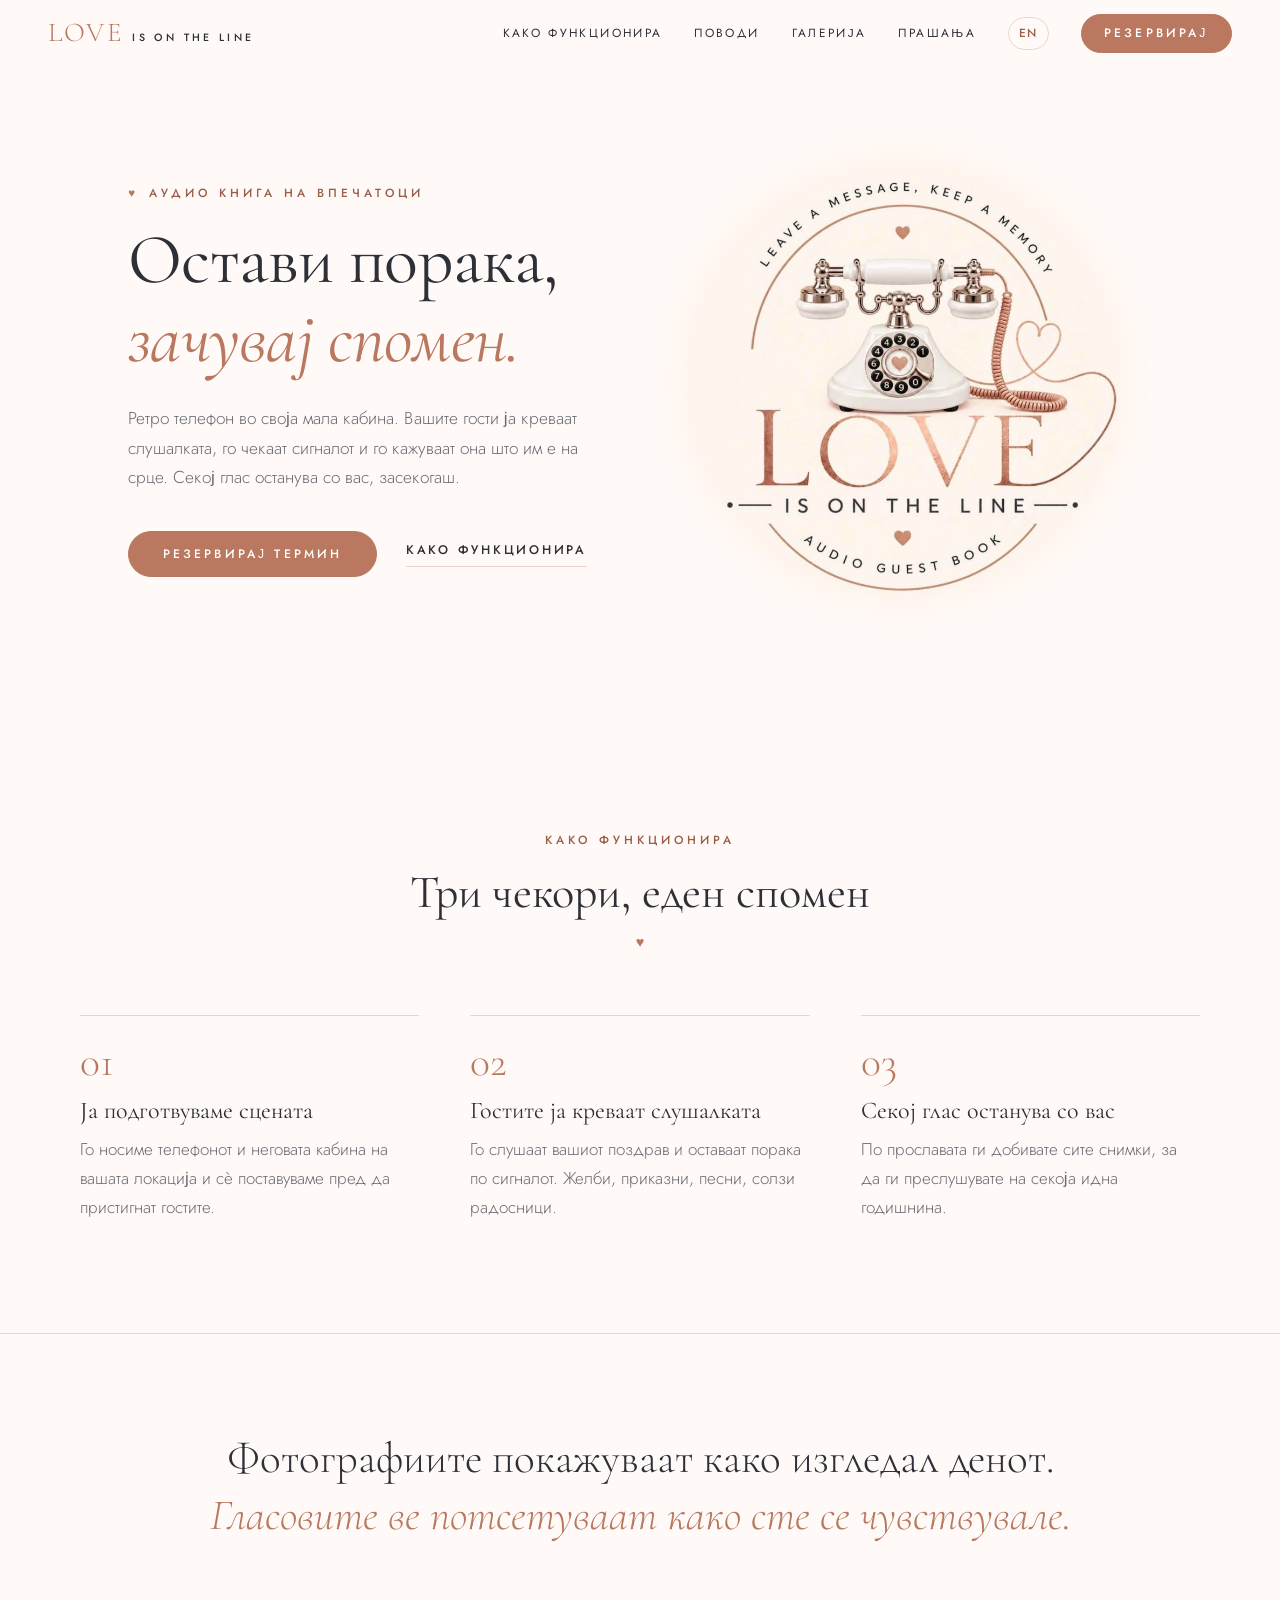
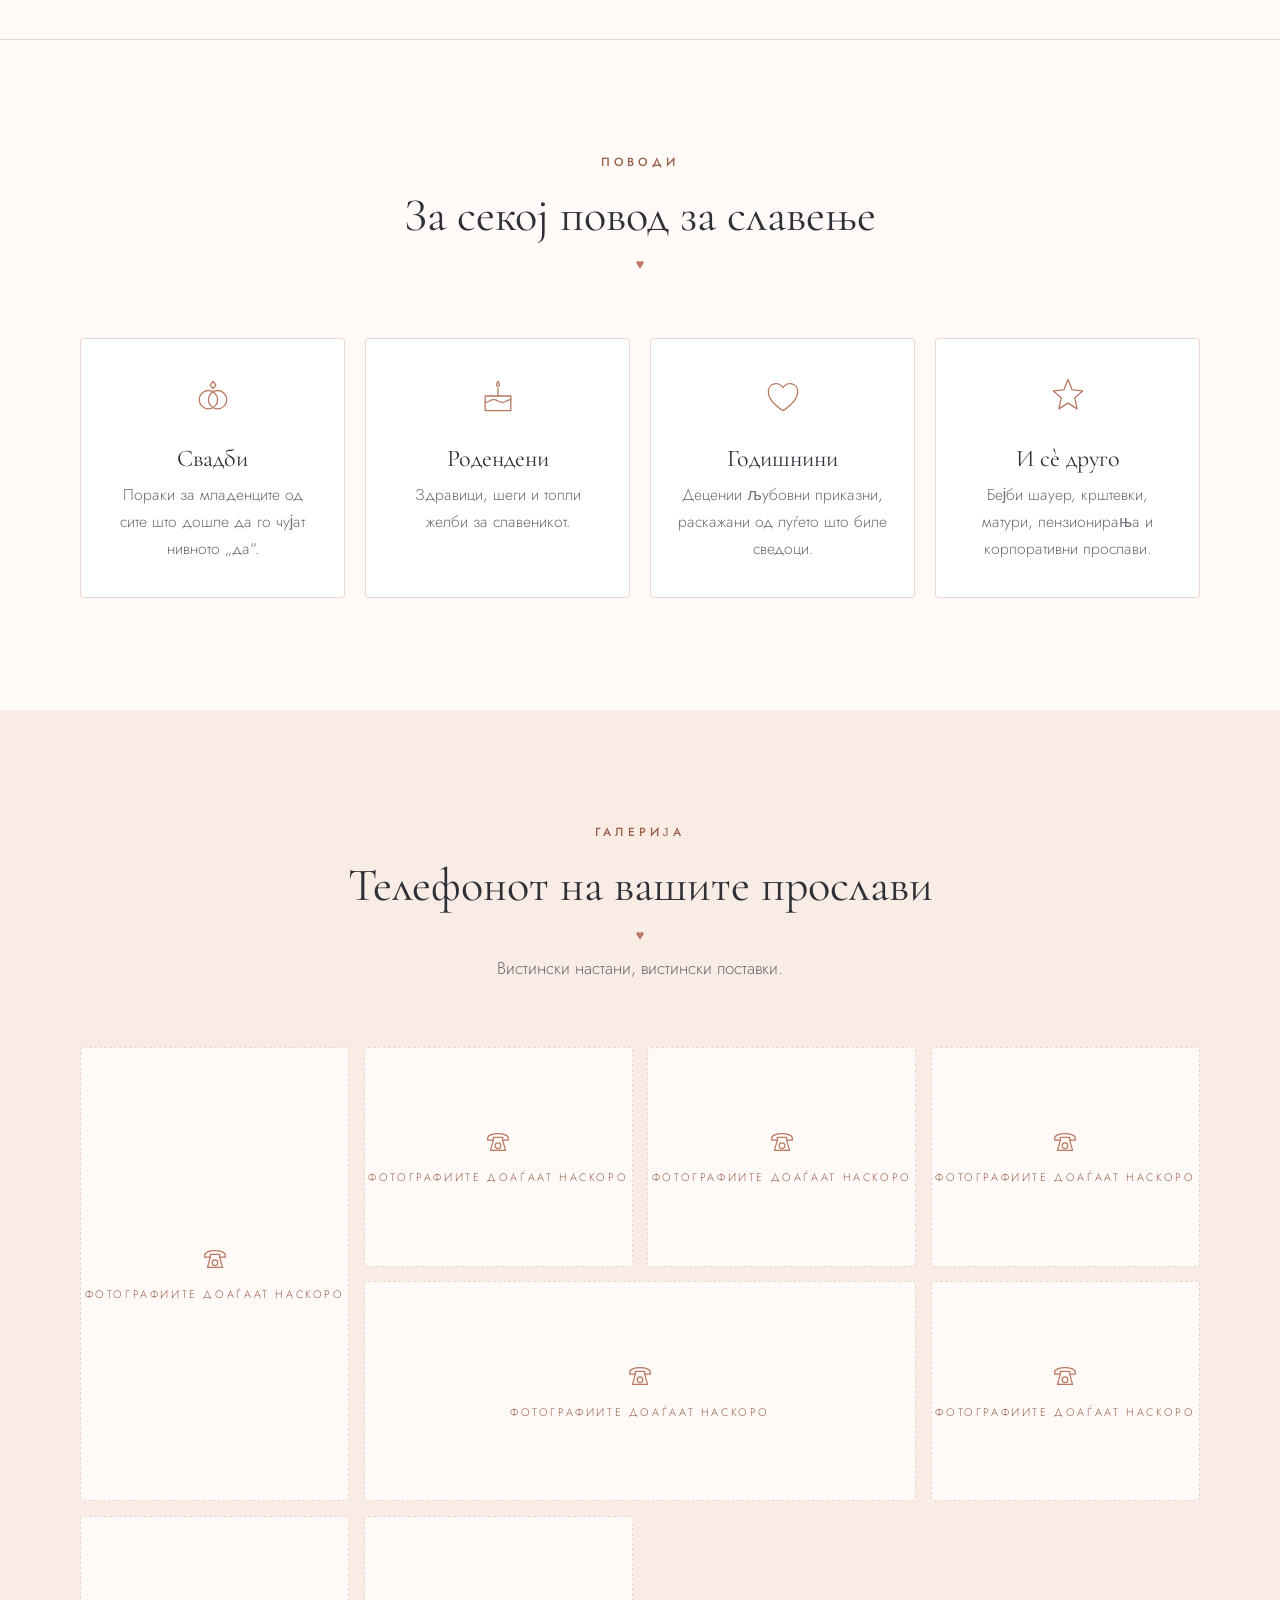
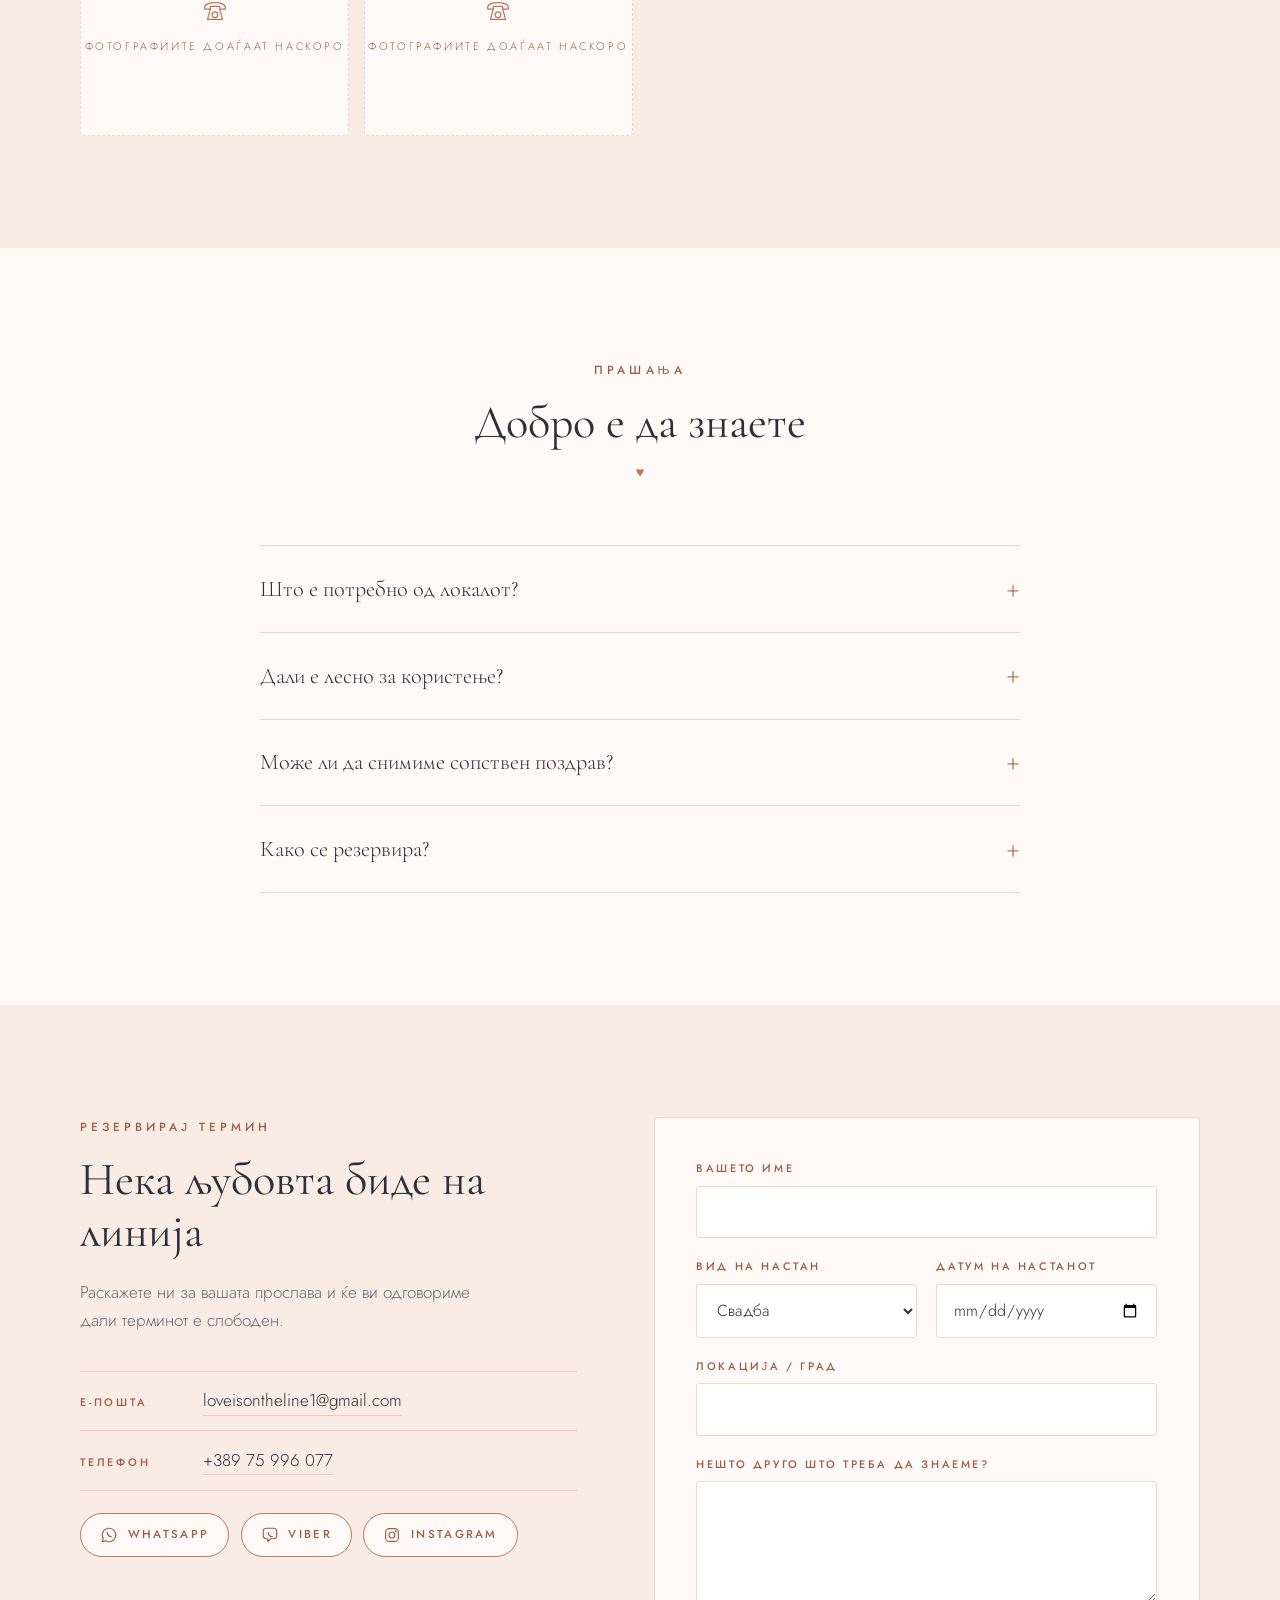
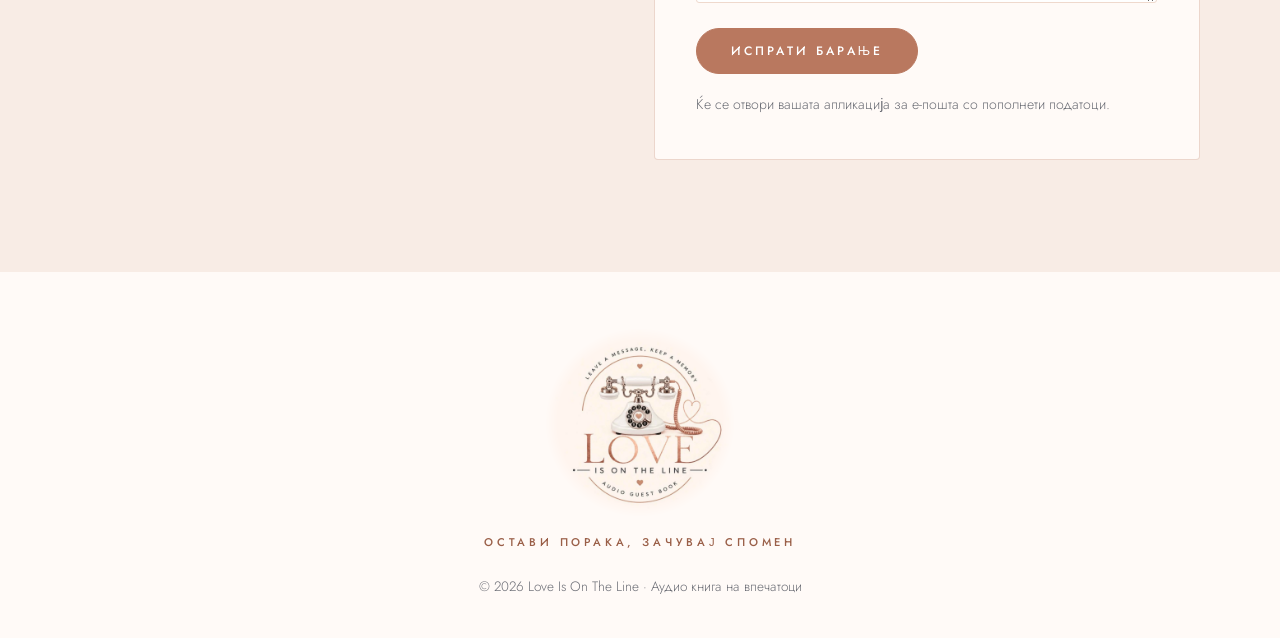
<file: index.html>
<!DOCTYPE html>
<html lang="mk">
<head>
  <meta charset="UTF-8">
  <meta name="viewport" content="width=device-width, initial-scale=1">
  <title>Love Is On The Line · Аудио книга на впечатоци</title>
  <meta name="description" content="Ретро телефон како аудио книга на впечатоци за свадби, родендени и прослави. Гостите ја креваат слушалката и оставаат порака што ќе ја чувате засекогаш.">
  <meta name="theme-color" content="#FFFAF7">
  <meta property="og:title" content="Love Is On The Line · Аудио книга на впечатоци">
  <meta property="og:description" content="Остави порака, зачувај спомен.">
  <meta property="og:image" content="assets/logo.jpg">
  <link rel="icon" href="assets/logo.jpg">
  <link rel="alternate" hreflang="mk" href="index.html">
  <link rel="alternate" hreflang="en" href="en.html">
  <link rel="preconnect" href="https://fonts.googleapis.com">
  <link rel="preconnect" href="https://fonts.gstatic.com" crossorigin>
  <link href="https://fonts.googleapis.com/css2?family=Cormorant+Garamond:ital,wght@0,400;0,500;1,400&family=Jost:wght@300;400;500&display=swap" rel="stylesheet">
  <link rel="stylesheet" href="styles.css">
</head>
<body>

  <header class="nav" id="nav">
    <a class="nav__brand" href="#top" lang="en" aria-label="Love Is On The Line, назад кон почетокот">
      <span class="nav__love">Love</span>
      <span class="nav__rest">is on the line</span>
    </a>
    <button class="nav__toggle" id="navToggle" aria-label="Отвори мени" aria-expanded="false" aria-controls="navLinks">
      <span></span><span></span>
    </button>
    <nav class="nav__links" id="navLinks">
      <a href="#how">Како функционира</a>
      <a href="#occasions">Поводи</a>
      <a href="#gallery">Галерија</a>
      <a href="#faq">Прашања</a>
      <a class="nav__lang" href="en.html" lang="en" hreflang="en" aria-label="English">EN</a>
      <a class="btn btn--small" href="#contact">Резервирај</a>
    </nav>
  </header>

  <main id="top">

    <!-- Hero -->
    <section class="hero">
      <div class="hero__text">
        <p class="eyebrow"><span class="heart" aria-hidden="true">♥</span> Аудио книга на впечатоци</p>
        <h1>Остави порака,<br><em>зачувај спомен.</em></h1>
        <p class="lead">
          Ретро телефон во своја мала кабина. Вашите гости ја креваат слушалката,
          го чекаат сигналот и го кажуваат она што им е на срце. Секој глас останува со вас, засекогаш.
        </p>
        <div class="hero__actions">
          <a class="btn" href="#contact">Резервирај термин</a>
          <a class="link" href="#how">Како функционира</a>
        </div>
      </div>
      <div class="hero__logo">
        <img src="assets/logo.jpg" alt="Love Is On The Line, аудио книга на впечатоци. Остави порака, зачувај спомен." width="924" height="920">
      </div>
    </section>

    <!-- How it works -->
    <section class="section" id="how">
      <div class="section__head">
        <p class="eyebrow">Како функционира</p>
        <h2>Три чекори, еден спомен</h2>
      </div>
      <ol class="steps">
        <li class="step reveal">
          <span class="step__num">01</span>
          <h3>Ја подготвуваме сцената</h3>
          <p>Го носиме телефонот и неговата кабина на вашата локација и сè поставуваме пред да пристигнат гостите.</p>
        </li>
        <li class="step reveal">
          <span class="step__num">02</span>
          <h3>Гостите ја креваат слушалката</h3>
          <p>Го слушаат вашиот поздрав и оставаат порака по сигналот. Желби, приказни, песни, солзи радосници.</p>
        </li>
        <li class="step reveal">
          <span class="step__num">03</span>
          <h3>Секој глас останува со вас</h3>
          <p>По прославата ги добивате сите снимки, за да ги преслушувате на секоја идна годишнина.</p>
        </li>
      </ol>
    </section>

    <!-- Quote band -->
    <section class="band">
      <p class="band__quote">Фотографиите покажуваат како изгледал денот.<br><em>Гласовите ве потсетуваат како сте се чувствувале.</em></p>
    </section>

    <!-- Occasions -->
    <section class="section" id="occasions">
      <div class="section__head">
        <p class="eyebrow">Поводи</p>
        <h2>За секој повод за славење</h2>
      </div>
      <div class="cards">
        <article class="card reveal">
          <svg viewBox="0 0 48 48" aria-hidden="true"><circle cx="19" cy="28" r="10"/><circle cx="29" cy="28" r="10"/><path d="M24 8l3 4-3 4-3-4z"/></svg>
          <h3>Свадби</h3>
          <p>Пораки за младенците од сите што дошле да го чујат нивното „да“.</p>
        </article>
        <article class="card reveal">
          <svg viewBox="0 0 48 48" aria-hidden="true"><path d="M10 24h28v16H10z"/><path d="M10 31c4.7 0 4.7-3 9.3-3s4.7 3 9.4 3 4.6-3 9.3-3"/><path d="M24 24v-8"/><path d="M24 8c2 2.500 2 4.500 0 6-2-1.500-2-3.500 0-6z"/></svg>
          <h3>Родендени</h3>
          <p>Здравици, шеги и топли желби за славеникот.</p>
        </article>
        <article class="card reveal">
          <svg viewBox="0 0 48 48" aria-hidden="true"><path d="M24 40S8 30.500 8 19.500A8.500 8.500 0 0 1 24 15a8.500 8.500 0 0 1 16 4.500C40 30.500 24 40 24 40z"/></svg>
          <h3>Годишнини</h3>
          <p>Децении љубовни приказни, раскажани од луѓето што биле сведоци.</p>
        </article>
        <article class="card reveal">
          <svg viewBox="0 0 48 48" aria-hidden="true"><path d="M24 6l4.600 11.400L40 18.500l-8.700 7.600L34 38l-10-6.200L14 38l2.700-11.900L8 18.500l11.400-1.100z"/></svg>
          <h3>И сè друго</h3>
          <p>Бејби шауер, крштевки, матури, пензионирања и корпоративни прослави.</p>
        </article>
      </div>
    </section>

    <!-- Gallery -->
    <section class="section section--tint" id="gallery">
      <div class="section__head">
        <p class="eyebrow">Галерија</p>
        <h2>Телефонот на вашите прослави</h2>
        <p class="section__sub">Вистински настани, вистински поставки.</p>
      </div>
      <div class="gallery" id="galleryGrid"></div>
    </section>

    <!-- FAQ -->
    <section class="section section--narrow" id="faq">
      <div class="section__head">
        <p class="eyebrow">Прашања</p>
        <h2>Добро е да знаете</h2>
      </div>
      <div class="faq">
        <details>
          <summary>Што е потребно од локалот?</summary>
          <p>Само мало катче за кабината, по можност малку подалеку од звучниците, за пораките да бидат јасни. За сè друго се грижиме ние.</p>
        </details>
        <details>
          <summary>Дали е лесно за користење?</summary>
          <p>Да. Ја кревате слушалката, слушате, зборувате и ја спуштате. И бабите и дедовците и децата се снаоѓаат за неколку секунди, а до телефонот има и мал натпис со упатство.</p>
        </details>
        <details>
          <summary>Може ли да снимиме сопствен поздрав?</summary>
          <p>Секако. Поздрав со вашите гласови им измамува насмевка на гостите уште пред да почнат да зборуваат. Кажете ни при резервација и ќе ви помогнеме да го подготвите.</p>
        </details>
        <details>
          <summary>Како се резервира?</summary>
          <p>Испратете ни го датумот, локацијата и видот на настанот преку формуларот подолу. Ќе ви потврдиме дали терминот е слободен и ќе ви се јавиме со деталите.</p>
        </details>
      </div>
    </section>

    <!-- Contact -->
    <section class="section section--tint" id="contact">
      <div class="contact">
        <div class="contact__intro">
          <p class="eyebrow">Резервирај термин</p>
          <h2>Нека љубовта биде на линија</h2>
          <p>Раскажете ни за вашата прослава и ќе ви одговориме дали терминот е слободен.</p>
          <ul class="contact__list" id="contactList"></ul>
          <div class="contact__buttons" id="contactButtons"></div>
        </div>
        <form class="form" id="bookingForm" novalidate>
          <label>Вашето име
            <input type="text" name="name" autocomplete="name" required>
          </label>
          <div class="form__row">
            <label>Вид на настан
              <select name="event">
                <option>Свадба</option>
                <option>Роденден</option>
                <option>Годишнина</option>
                <option>Бејби шауер</option>
                <option>Корпоративен настан</option>
                <option>Друго</option>
              </select>
            </label>
            <label>Датум на настанот
              <input type="date" name="date">
            </label>
          </div>
          <label>Локација / град
            <input type="text" name="venue">
          </label>
          <label>Нешто друго што треба да знаеме?
            <textarea name="message" rows="4"></textarea>
          </label>
          <button class="btn" type="submit">Испрати барање</button>
          <p class="form__note" id="formNote">Ќе се отвори вашата апликација за е-пошта со пополнети податоци.</p>
        </form>
      </div>
    </section>
  </main>

  <footer class="footer">
    <img src="assets/logo.jpg" alt="Лого на Love Is On The Line" width="924" height="920" loading="lazy">
    <p class="footer__tag">Остави порака, зачувај спомен</p>
    <p class="footer__copy">© <span id="year"></span> Love Is On The Line · Аудио книга на впечатоци</p>
  </footer>

  <!-- Lightbox -->
  <div class="lightbox" id="lightbox" hidden role="dialog" aria-modal="true" aria-label="Преглед на фотографии">
    <button class="lightbox__btn lightbox__close" id="lbClose" aria-label="Затвори">×</button>
    <button class="lightbox__btn lightbox__prev" id="lbPrev" aria-label="Претходна фотографија">‹</button>
    <figure>
      <img id="lbImg" alt="">
      <figcaption id="lbCap"></figcaption>
    </figure>
    <button class="lightbox__btn lightbox__next" id="lbNext" aria-label="Следна фотографија">›</button>
  </div>

  <script src="config.js"></script>
  <script src="script.js"></script>
</body>
</html>
</file>
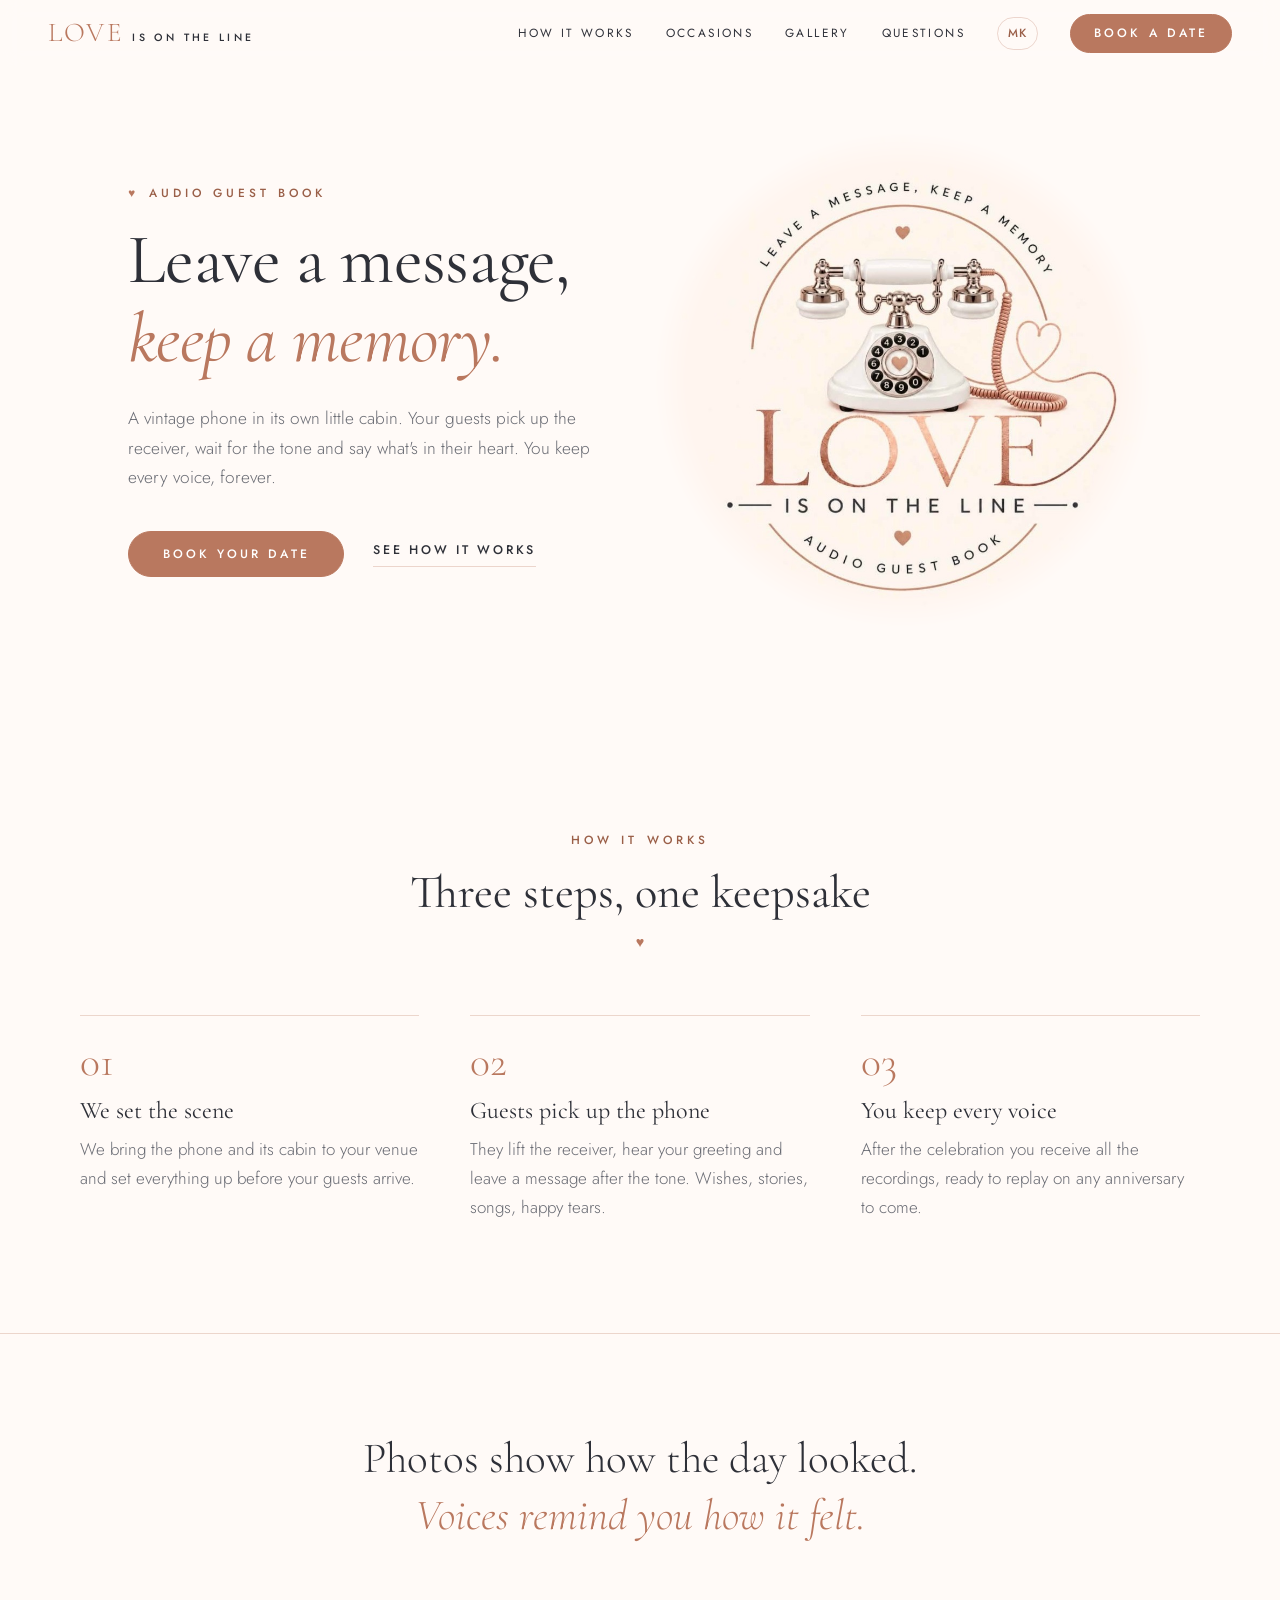
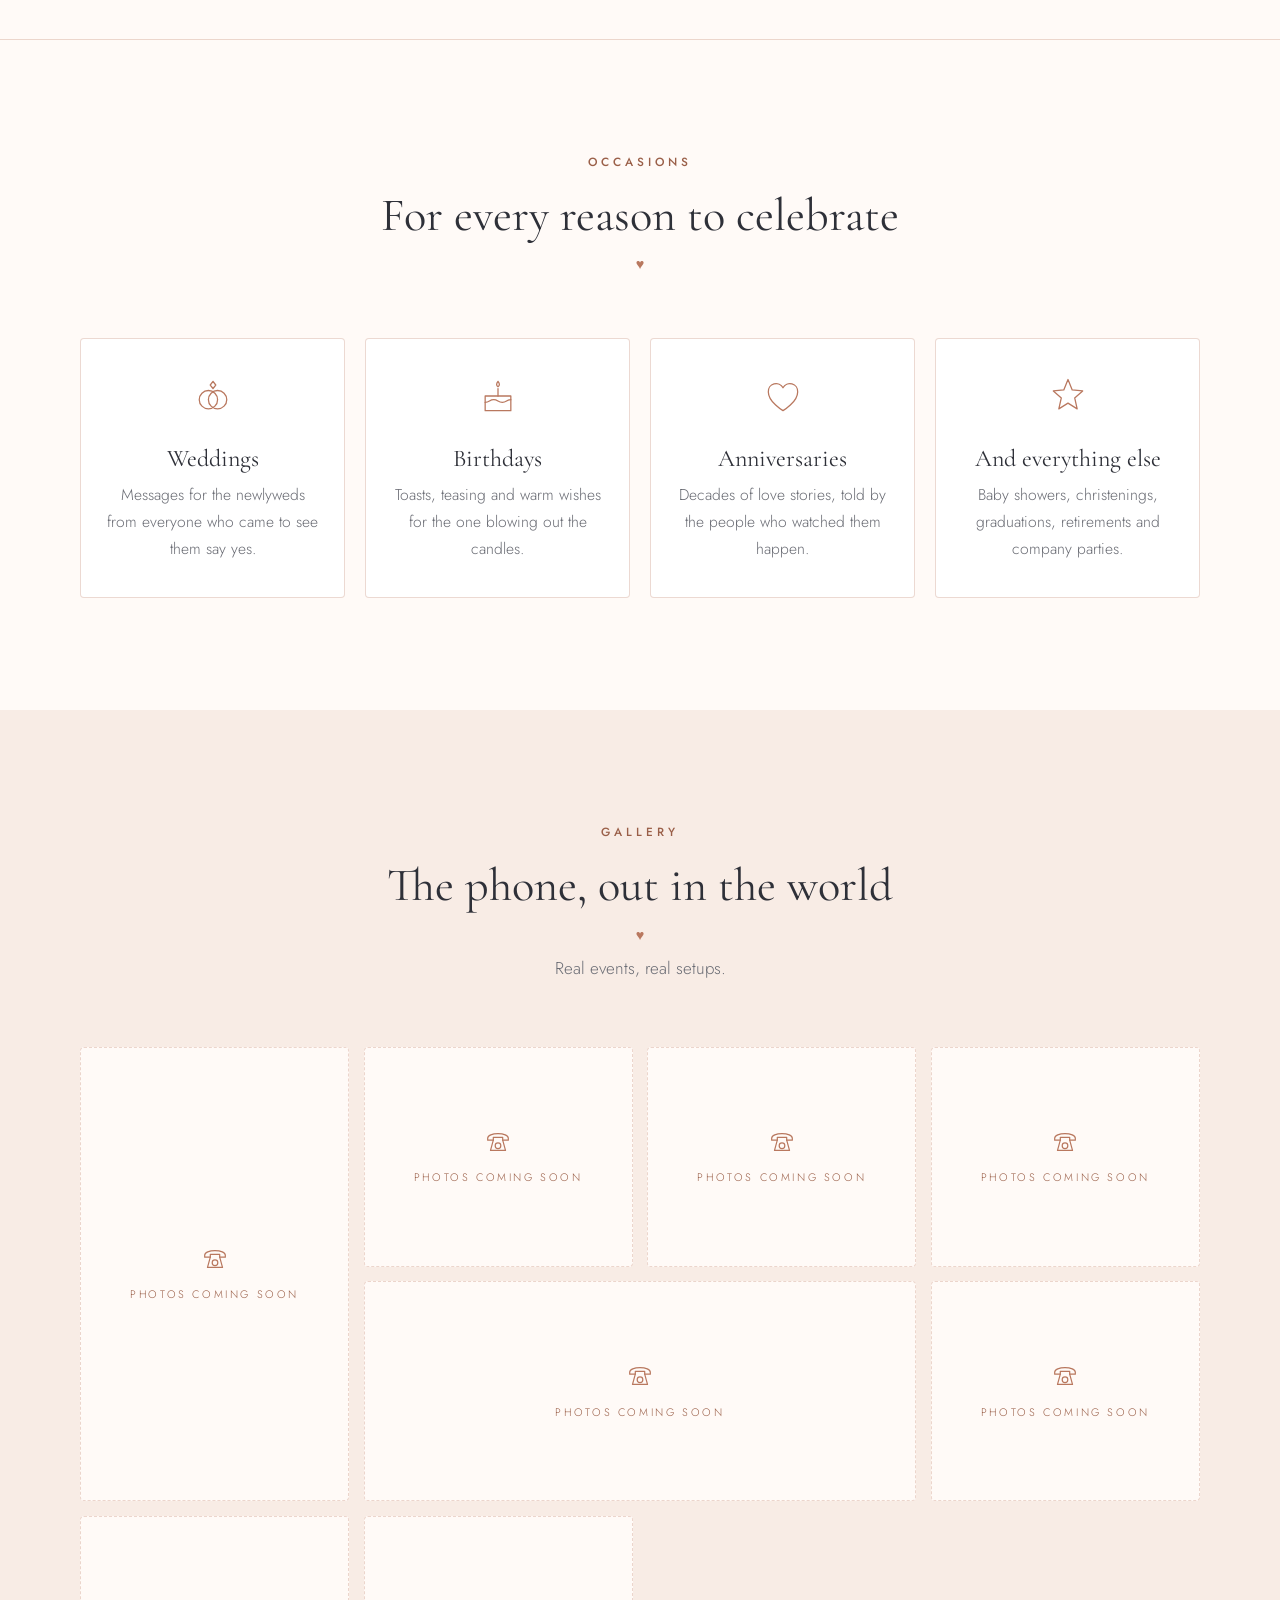
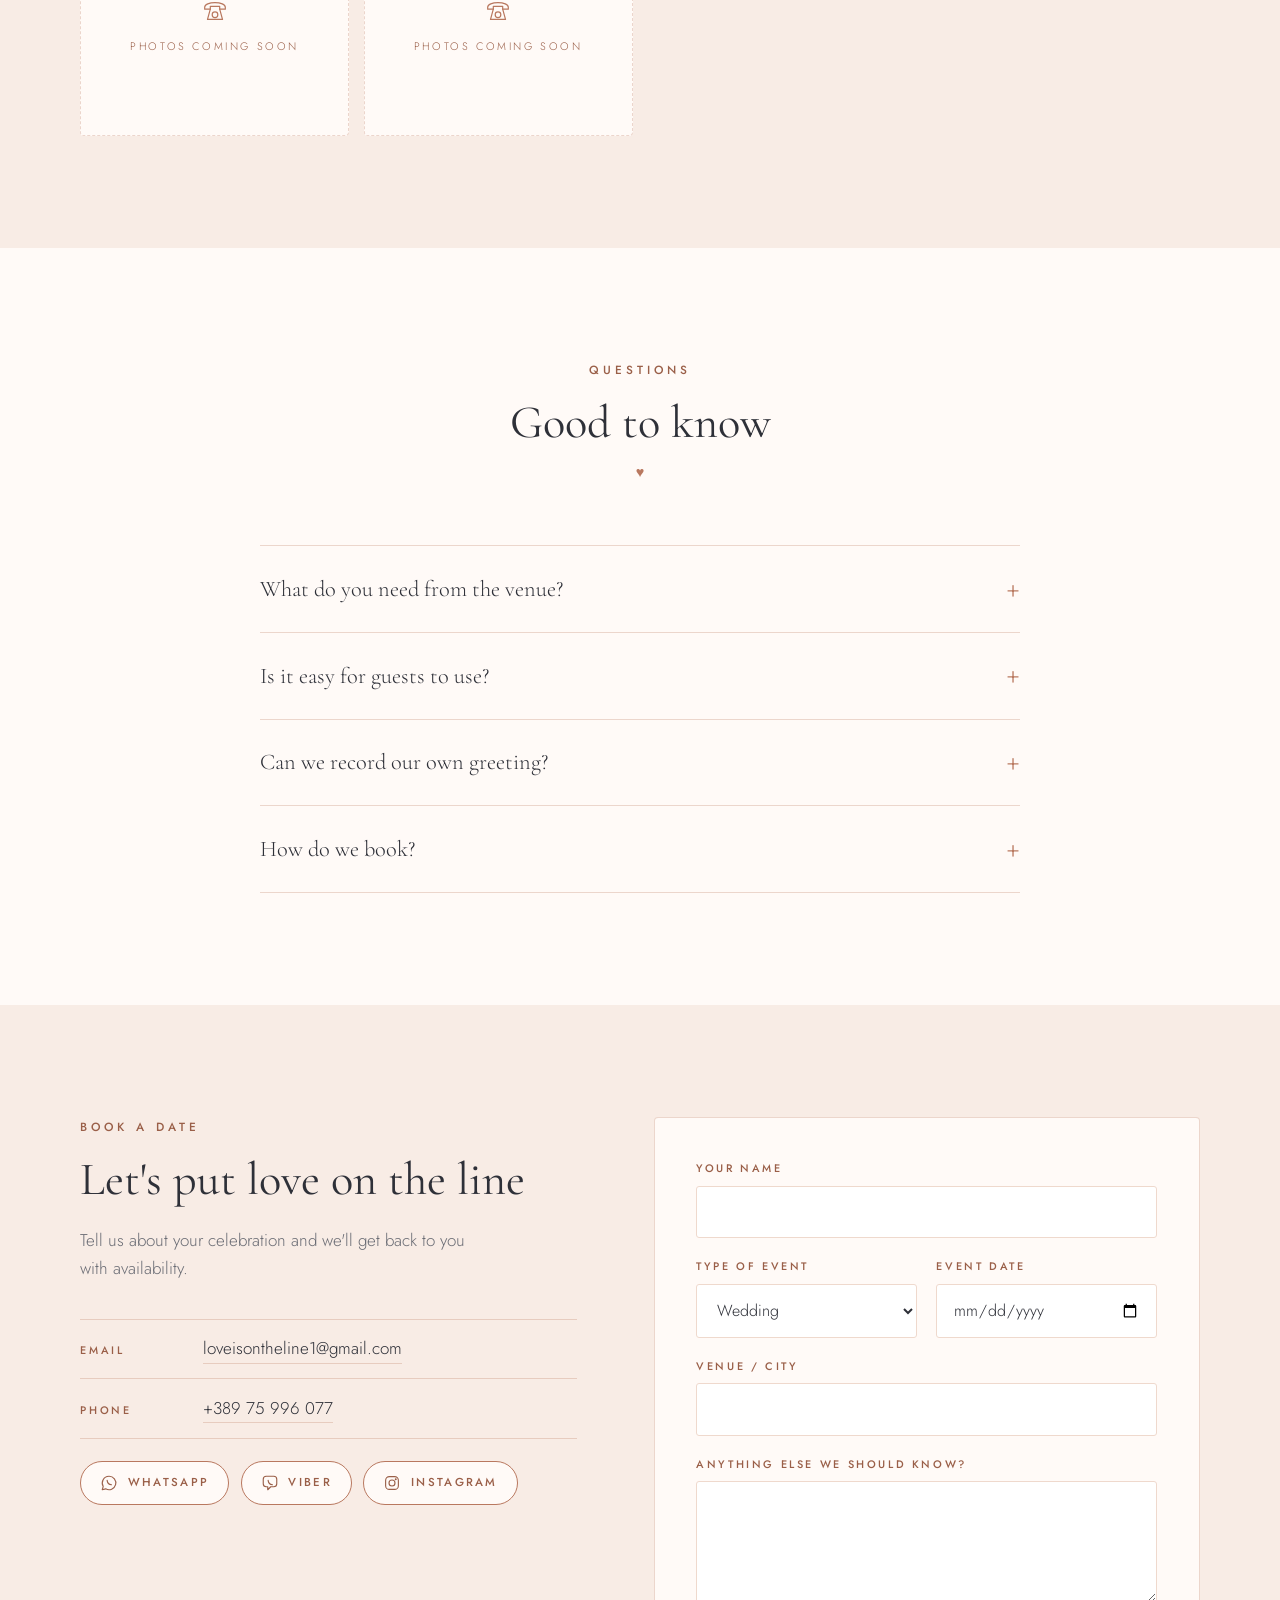
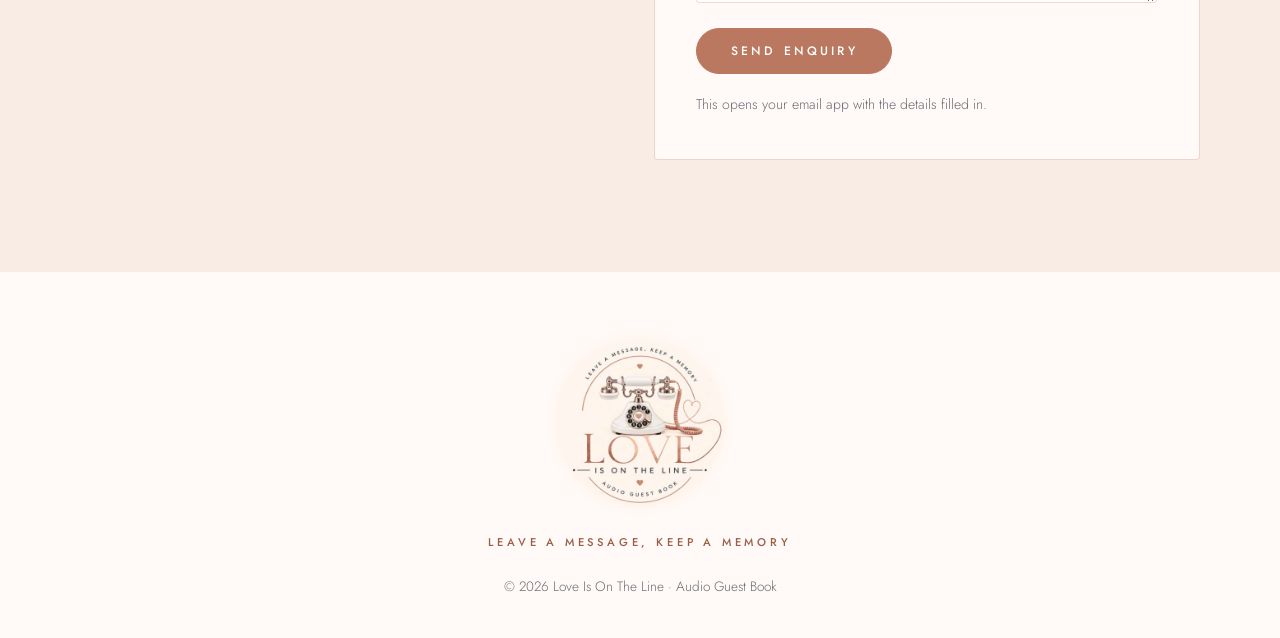
<file: en.html>
<!DOCTYPE html>
<html lang="en">
<head>
  <meta charset="UTF-8">
  <meta name="viewport" content="width=device-width, initial-scale=1">
  <title>Love Is On The Line · Audio Guest Book</title>
  <meta name="description" content="A vintage phone audio guest book for weddings, birthdays and celebrations. Your guests pick up the receiver and leave a message you'll keep forever.">
  <meta name="theme-color" content="#FFFAF7">
  <meta property="og:title" content="Love Is On The Line · Audio Guest Book">
  <meta property="og:description" content="Leave a message, keep a memory.">
  <meta property="og:image" content="assets/logo.jpg">
  <link rel="icon" href="assets/logo.jpg">
  <link rel="alternate" hreflang="mk" href="index.html">
  <link rel="alternate" hreflang="en" href="en.html">
  <link rel="preconnect" href="https://fonts.googleapis.com">
  <link rel="preconnect" href="https://fonts.gstatic.com" crossorigin>
  <link href="https://fonts.googleapis.com/css2?family=Cormorant+Garamond:ital,wght@0,400;0,500;1,400&family=Jost:wght@300;400;500&display=swap" rel="stylesheet">
  <link rel="stylesheet" href="styles.css">
</head>
<body>

  <header class="nav" id="nav">
    <a class="nav__brand" href="#top" aria-label="Love Is On The Line, back to top">
      <span class="nav__love">Love</span>
      <span class="nav__rest">is on the line</span>
    </a>
    <button class="nav__toggle" id="navToggle" aria-label="Open menu" aria-expanded="false" aria-controls="navLinks">
      <span></span><span></span>
    </button>
    <nav class="nav__links" id="navLinks">
      <a href="#how">How it works</a>
      <a href="#occasions">Occasions</a>
      <a href="#gallery">Gallery</a>
      <a href="#faq">Questions</a>
      <a class="nav__lang" href="index.html" lang="mk" hreflang="mk" aria-label="Македонски">МК</a>
      <a class="btn btn--small" href="#contact">Book a date</a>
    </nav>
  </header>

  <main id="top">

    <!-- Hero -->
    <section class="hero">
      <div class="hero__text">
        <p class="eyebrow"><span class="heart" aria-hidden="true">♥</span> Audio guest book</p>
        <h1>Leave a message,<br><em>keep a memory.</em></h1>
        <p class="lead">
          A vintage phone in its own little cabin. Your guests pick up the receiver,
          wait for the tone and say what's in their heart. You keep every voice, forever.
        </p>
        <div class="hero__actions">
          <a class="btn" href="#contact">Book your date</a>
          <a class="link" href="#how">See how it works</a>
        </div>
      </div>
      <div class="hero__logo">
        <img src="assets/logo.jpg" alt="Love Is On The Line, audio guest book. Leave a message, keep a memory." width="924" height="920">
      </div>
    </section>

    <!-- How it works -->
    <section class="section" id="how">
      <div class="section__head">
        <p class="eyebrow">How it works</p>
        <h2>Three steps, one keepsake</h2>
      </div>
      <ol class="steps">
        <li class="step reveal">
          <span class="step__num">01</span>
          <h3>We set the scene</h3>
          <p>We bring the phone and its cabin to your venue and set everything up before your guests arrive.</p>
        </li>
        <li class="step reveal">
          <span class="step__num">02</span>
          <h3>Guests pick up the phone</h3>
          <p>They lift the receiver, hear your greeting and leave a message after the tone. Wishes, stories, songs, happy tears.</p>
        </li>
        <li class="step reveal">
          <span class="step__num">03</span>
          <h3>You keep every voice</h3>
          <p>After the celebration you receive all the recordings, ready to replay on any anniversary to come.</p>
        </li>
      </ol>
    </section>

    <!-- Quote band -->
    <section class="band">
      <p class="band__quote">Photos show how the day looked.<br><em>Voices remind you how it felt.</em></p>
    </section>

    <!-- Occasions -->
    <section class="section" id="occasions">
      <div class="section__head">
        <p class="eyebrow">Occasions</p>
        <h2>For every reason to celebrate</h2>
      </div>
      <div class="cards">
        <article class="card reveal">
          <svg viewBox="0 0 48 48" aria-hidden="true"><circle cx="19" cy="28" r="10"/><circle cx="29" cy="28" r="10"/><path d="M24 8l3 4-3 4-3-4z"/></svg>
          <h3>Weddings</h3>
          <p>Messages for the newlyweds from everyone who came to see them say yes.</p>
        </article>
        <article class="card reveal">
          <svg viewBox="0 0 48 48" aria-hidden="true"><path d="M10 24h28v16H10z"/><path d="M10 31c4.7 0 4.7-3 9.3-3s4.7 3 9.4 3 4.6-3 9.3-3"/><path d="M24 24v-8"/><path d="M24 8c2 2.500 2 4.500 0 6-2-1.500-2-3.500 0-6z"/></svg>
          <h3>Birthdays</h3>
          <p>Toasts, teasing and warm wishes for the one blowing out the candles.</p>
        </article>
        <article class="card reveal">
          <svg viewBox="0 0 48 48" aria-hidden="true"><path d="M24 40S8 30.500 8 19.500A8.500 8.500 0 0 1 24 15a8.500 8.500 0 0 1 16 4.500C40 30.500 24 40 24 40z"/></svg>
          <h3>Anniversaries</h3>
          <p>Decades of love stories, told by the people who watched them happen.</p>
        </article>
        <article class="card reveal">
          <svg viewBox="0 0 48 48" aria-hidden="true"><path d="M24 6l4.600 11.400L40 18.500l-8.700 7.600L34 38l-10-6.200L14 38l2.700-11.900L8 18.500l11.400-1.100z"/></svg>
          <h3>And everything else</h3>
          <p>Baby showers, christenings, graduations, retirements and company parties.</p>
        </article>
      </div>
    </section>

    <!-- Gallery -->
    <section class="section section--tint" id="gallery">
      <div class="section__head">
        <p class="eyebrow">Gallery</p>
        <h2>The phone, out in the world</h2>
        <p class="section__sub">Real events, real setups.</p>
      </div>
      <div class="gallery" id="galleryGrid"></div>
    </section>

    <!-- FAQ -->
    <section class="section section--narrow" id="faq">
      <div class="section__head">
        <p class="eyebrow">Questions</p>
        <h2>Good to know</h2>
      </div>
      <div class="faq">
        <details>
          <summary>What do you need from the venue?</summary>
          <p>Just a small corner for the cabin, ideally a little away from the speakers so the messages come out clear. We take care of the rest.</p>
        </details>
        <details>
          <summary>Is it easy for guests to use?</summary>
          <p>Yes. Pick up the receiver, listen, talk, hang up. Grandparents and kids figure it out in seconds, and a small sign next to the phone explains it too.</p>
        </details>
        <details>
          <summary>Can we record our own greeting?</summary>
          <p>Of course. A greeting in your own voices makes guests smile before they even start talking. Tell us when you book and we'll help you set it up.</p>
        </details>
        <details>
          <summary>How do we book?</summary>
          <p>Send us your date, venue and type of event using the form below. We'll confirm availability and get back to you with the details.</p>
        </details>
      </div>
    </section>

    <!-- Contact -->
    <section class="section section--tint" id="contact">
      <div class="contact">
        <div class="contact__intro">
          <p class="eyebrow">Book a date</p>
          <h2>Let's put love on the line</h2>
          <p>Tell us about your celebration and we'll get back to you with availability.</p>
          <ul class="contact__list" id="contactList"></ul>
          <div class="contact__buttons" id="contactButtons"></div>
        </div>
        <form class="form" id="bookingForm" novalidate>
          <label>Your name
            <input type="text" name="name" autocomplete="name" required>
          </label>
          <div class="form__row">
            <label>Type of event
              <select name="event">
                <option>Wedding</option>
                <option>Birthday</option>
                <option>Anniversary</option>
                <option>Baby shower</option>
                <option>Corporate event</option>
                <option>Other</option>
              </select>
            </label>
            <label>Event date
              <input type="date" name="date">
            </label>
          </div>
          <label>Venue / city
            <input type="text" name="venue">
          </label>
          <label>Anything else we should know?
            <textarea name="message" rows="4"></textarea>
          </label>
          <button class="btn" type="submit">Send enquiry</button>
          <p class="form__note" id="formNote">This opens your email app with the details filled in.</p>
        </form>
      </div>
    </section>
  </main>

  <footer class="footer">
    <img src="assets/logo.jpg" alt="Love Is On The Line logo" width="924" height="920" loading="lazy">
    <p class="footer__tag">Leave a message, keep a memory</p>
    <p class="footer__copy">© <span id="year"></span> Love Is On The Line · Audio Guest Book</p>
  </footer>

  <!-- Lightbox -->
  <div class="lightbox" id="lightbox" hidden role="dialog" aria-modal="true" aria-label="Photo viewer">
    <button class="lightbox__btn lightbox__close" id="lbClose" aria-label="Close">×</button>
    <button class="lightbox__btn lightbox__prev" id="lbPrev" aria-label="Previous photo">‹</button>
    <figure>
      <img id="lbImg" alt="">
      <figcaption id="lbCap"></figcaption>
    </figure>
    <button class="lightbox__btn lightbox__next" id="lbNext" aria-label="Next photo">›</button>
  </div>

  <script src="config.js"></script>
  <script src="script.js"></script>
</body>
</html>
</file>
<file: styles.css>
/* Palette sampled from the logo */
:root {
  --cream: #FFFAF7;
  --blush: #F8ECE5;
  --blush-deep: #EFD9CD;
  --rose: #B9785F;
  --rose-dark: #9A5F48;
  --ink: #2E3038;
  --ink-soft: #6A6C74;
  --line: rgba(185, 120, 95, .28);
  --serif: "Cormorant Garamond", "Times New Roman", serif;
  --sans: "Jost", "Helvetica Neue", Arial, sans-serif;
  --max: 1120px;
}

*, *::before, *::after { box-sizing: border-box; }
html { scroll-behavior: smooth; scroll-padding-top: 84px; }
body {
  margin: 0;
  background: var(--cream);
  color: var(--ink);
  font-family: var(--sans);
  font-weight: 300;
  font-size: 17px;
  line-height: 1.7;
  -webkit-font-smoothing: antialiased;
}
img { max-width: 100%; height: auto; display: block; }
a { color: inherit; }
h1, h2, h3 { font-family: var(--serif); font-weight: 400; margin: 0; line-height: 1.12; }
h1 { font-size: clamp(2.6rem, 6vw, 4.4rem); letter-spacing: -.01em; }
h2 { font-size: clamp(2rem, 4vw, 2.9rem); }
h3 { font-size: 1.5rem; }
h1 em, .band__quote em { color: var(--rose); font-style: italic; }
p { margin: 0; }
:focus-visible { outline: 2px solid var(--rose); outline-offset: 3px; }

.eyebrow {
  font-size: .74rem;
  font-weight: 500;
  letter-spacing: .34em;
  text-transform: uppercase;
  color: var(--rose-dark);
  margin-bottom: 1.1rem;
}
.heart { color: var(--rose); letter-spacing: 0; margin-right: .5em; }

/* Buttons & links */
.btn {
  display: inline-block;
  padding: 1rem 2.1rem;
  border: 1px solid var(--rose);
  border-radius: 999px;
  background: var(--rose);
  color: #fff;
  font: 500 .76rem/1 var(--sans);
  letter-spacing: .26em;
  text-transform: uppercase;
  text-decoration: none;
  cursor: pointer;
  transition: background .25s, border-color .25s, transform .25s;
}
.btn:hover { background: var(--rose-dark); border-color: var(--rose-dark); transform: translateY(-1px); }
.btn--small { padding: .75rem 1.4rem; }
.link {
  font-size: .78rem;
  font-weight: 500;
  letter-spacing: .22em;
  text-transform: uppercase;
  text-decoration: none;
  padding-bottom: .3rem;
  border-bottom: 1px solid var(--line);
  transition: border-color .25s, color .25s;
}
.link:hover { color: var(--rose-dark); border-color: var(--rose); }

/* Nav */
.nav {
  position: sticky;
  top: 0;
  z-index: 20;
  display: flex;
  align-items: center;
  justify-content: space-between;
  gap: 1.5rem;
  padding: .9rem clamp(1.1rem, 4vw, 3rem);
  background: rgba(255, 250, 247, .88);
  backdrop-filter: blur(10px);
  border-bottom: 1px solid transparent;
  transition: border-color .3s;
}
.nav.is-scrolled { border-color: var(--line); }
.nav__brand { display: flex; align-items: baseline; gap: .6rem; text-decoration: none; }
.nav__love { font-family: var(--serif); font-size: 1.7rem; letter-spacing: .08em; text-transform: uppercase; color: var(--rose); line-height: 1; }
.nav__rest { font-size: .66rem; font-weight: 500; letter-spacing: .32em; text-transform: uppercase; }
.nav__links { display: flex; align-items: center; gap: 2rem; }
.nav__links a:not(.btn) {
  font-size: .74rem;
  font-weight: 400;
  letter-spacing: .2em;
  text-transform: uppercase;
  text-decoration: none;
  transition: color .2s;
}
.nav__links a:not(.btn):hover { color: var(--rose-dark); }
.nav__links a.nav__lang { padding: .35rem .6rem; border: 1px solid var(--line); border-radius: 999px; font-weight: 500; letter-spacing: .14em; color: var(--rose-dark); }
.nav__links a.nav__lang:hover { border-color: var(--rose); }
.nav__toggle { display: none; width: 44px; height: 44px; padding: 0; border: 0; background: none; cursor: pointer; }
.nav__toggle span { display: block; width: 24px; height: 1.5px; margin: 6px auto; background: var(--ink); transition: transform .3s; }
.nav__toggle[aria-expanded="true"] span:first-child { transform: translateY(3.75px) rotate(45deg); }
.nav__toggle[aria-expanded="true"] span:last-child { transform: translateY(-3.75px) rotate(-45deg); }

/* Hero */
.hero {
  max-width: var(--max);
  margin: 0 auto;
  padding: clamp(1.5rem, 5vw, 4rem) clamp(1.1rem, 4vw, 3rem) clamp(3rem, 7vw, 6rem);
  display: grid;
  grid-template-columns: 1fr 1.05fr;
  align-items: center;
  gap: clamp(1.5rem, 4vw, 4rem);
}
.lead { max-width: 30rem; margin-top: 1.6rem; color: var(--ink-soft); font-size: 1.08rem; }
.hero__actions { display: flex; flex-wrap: wrap; align-items: center; gap: 1.8rem; margin-top: 2.4rem; }
/* multiply + a soft edge fade melt the logo's off-white background into the page */
.hero__logo img, .footer img {
  mix-blend-mode: multiply;
  -webkit-mask-image: radial-gradient(closest-side, #000 87%, transparent 100%);
  mask-image: radial-gradient(closest-side, #000 87%, transparent 100%);
}
.hero__logo img { width: 100%; max-width: 560px; margin: 0 auto; animation: rise 1.1s ease both; }
.hero__text { animation: rise 1.1s .15s ease both; }
@keyframes rise { from { opacity: 0; transform: translateY(18px); } }

/* Sections */
.section { padding: clamp(4rem, 9vw, 7rem) clamp(1.1rem, 4vw, 3rem); }
.section > * { max-width: var(--max); margin-left: auto; margin-right: auto; }
.section--tint { background: var(--blush); }
.section--narrow > * { max-width: 760px; }
.section__head { text-align: center; margin-bottom: clamp(2.5rem, 5vw, 4rem); }
.section__head h2::after {
  content: "♥";
  display: block;
  margin-top: 1rem;
  font-size: .9rem;
  color: var(--rose);
}
.section__sub { margin-top: .6rem; color: var(--ink-soft); }

/* Steps */
.steps { list-style: none; padding: 0; margin-top: 0; margin-bottom: 0; display: grid; grid-template-columns: repeat(3, 1fr); gap: clamp(1.5rem, 4vw, 3.5rem); }
.step { padding-top: 1.6rem; border-top: 1px solid var(--line); }
.step__num { font-family: var(--serif); font-size: 2.6rem; line-height: 1; color: var(--rose); }
.step h3 { margin: .9rem 0 .6rem; }
.step p, .card p { color: var(--ink-soft); }

/* Quote band */
.band { padding: clamp(3.5rem, 8vw, 6rem) 1.25rem; text-align: center; border-top: 1px solid var(--line); border-bottom: 1px solid var(--line); }
.band__quote { font-family: var(--serif); font-size: clamp(1.7rem, 4vw, 2.7rem); line-height: 1.3; }

/* Occasion cards */
.cards { display: grid; grid-template-columns: repeat(4, 1fr); gap: 1.25rem; }
.card { padding: 2.2rem 1.6rem; text-align: center; background: #fff; border: 1px solid var(--line); border-radius: 4px; transition: transform .3s, box-shadow .3s; }
.card:hover { transform: translateY(-4px); box-shadow: 0 18px 40px -24px rgba(154, 95, 72, .5); }
.card svg { width: 44px; height: 44px; margin: 0 auto 1.2rem; fill: none; stroke: var(--rose); stroke-width: 1.4; stroke-linejoin: round; stroke-linecap: round; }
.card h3 { margin-bottom: .6rem; }
.card p { font-size: .98rem; }

/* Gallery */
.gallery { display: grid; grid-template-columns: repeat(4, 1fr); grid-auto-rows: 220px; grid-auto-flow: dense; gap: .9rem; }
.tile { position: relative; margin: 0; padding: 0; border: 0; overflow: hidden; border-radius: 4px; background: var(--blush-deep); cursor: zoom-in; font: inherit; color: inherit; }
.tile--tall { grid-row: span 2; }
.tile--wide { grid-column: span 2; }
.tile img { width: 100%; height: 100%; object-fit: cover; transition: transform .7s ease; }
.tile:hover img { transform: scale(1.05); }
.tile__cap {
  position: absolute; inset: auto 0 0 0;
  padding: 2.5rem 1rem .9rem;
  background: linear-gradient(transparent, rgba(46, 48, 56, .7));
  color: #fff;
  font-size: .72rem;
  letter-spacing: .18em;
  text-transform: uppercase;
  text-align: left;
  opacity: 0;
  transition: opacity .3s;
}
.tile:hover .tile__cap, .tile:focus-visible .tile__cap { opacity: 1; }
.tile--empty {
  display: grid;
  place-content: center;
  justify-items: center;
  gap: .7rem;
  cursor: default;
  background: var(--cream);
  border: 1px dashed var(--line);
  color: var(--rose-dark);
  font-size: .68rem;
  letter-spacing: .24em;
  text-transform: uppercase;
}
.tile--empty svg { width: 30px; height: 30px; fill: none; stroke: var(--rose); stroke-width: 1.3; stroke-linecap: round; stroke-linejoin: round; }

/* FAQ */
.faq details { border-bottom: 1px solid var(--line); }
.faq details:first-child { border-top: 1px solid var(--line); }
.faq summary {
  display: flex; justify-content: space-between; align-items: center; gap: 1rem;
  padding: 1.4rem 0;
  font-family: var(--serif);
  font-size: 1.4rem;
  cursor: pointer;
  list-style: none;
}
.faq summary::-webkit-details-marker { display: none; }
.faq summary::after { content: "+"; font-family: var(--sans); font-weight: 300; font-size: 1.5rem; color: var(--rose); transition: transform .3s; }
.faq details[open] summary::after { transform: rotate(45deg); }
.faq details p { padding: 0 2.5rem 1.6rem 0; color: var(--ink-soft); }

/* Contact */
.contact { display: grid; grid-template-columns: 1fr 1.1fr; gap: clamp(2rem, 6vw, 5rem); align-items: start; }
.contact__intro h2 { margin-bottom: 1.2rem; }
.contact__intro > p:not(.eyebrow) { color: var(--ink-soft); max-width: 26rem; }
.contact__list { list-style: none; padding: 0; margin: 2.2rem 0 0; }
.contact__list li { padding: .9rem 0; border-top: 1px solid var(--line); display: flex; gap: 1.2rem; align-items: baseline; }
.contact__list span { flex: 0 0 6.5rem; font-size: .68rem; font-weight: 500; letter-spacing: .26em; text-transform: uppercase; color: var(--rose-dark); }
.contact__list a { text-decoration: none; border-bottom: 1px solid var(--line); overflow-wrap: anywhere; }
.contact__list a:hover { color: var(--rose-dark); }
.contact__buttons { display: flex; flex-wrap: wrap; gap: .7rem; padding-top: 1.4rem; border-top: 1px solid var(--line); }
.contact__buttons:empty { display: none; }
.chat-btn {
  display: inline-flex; align-items: center; gap: .6rem;
  padding: .7rem 1.2rem;
  border: 1px solid var(--rose);
  border-radius: 999px;
  background: var(--cream);
  color: var(--rose-dark);
  font-size: .72rem; font-weight: 500; letter-spacing: .2em; text-transform: uppercase; text-decoration: none;
  transition: background .25s, color .25s;
}
.chat-btn:hover { background: var(--rose); color: #fff; }
.chat-btn svg { width: 18px; height: 18px; fill: none; stroke: currentColor; stroke-width: 1.5; stroke-linecap: round; stroke-linejoin: round; }

.form { display: grid; gap: 1.2rem; padding: clamp(1.5rem, 4vw, 2.6rem); background: var(--cream); border: 1px solid var(--line); border-radius: 4px; }
.form__row { display: grid; grid-template-columns: 1fr 1fr; gap: 1.2rem; }
.form label { display: grid; gap: .5rem; font-size: .68rem; font-weight: 500; letter-spacing: .24em; text-transform: uppercase; color: var(--rose-dark); }
.form input, .form select, .form textarea {
  width: 100%;
  padding: .85rem 1rem;
  border: 1px solid var(--blush-deep);
  border-radius: 3px;
  background: #fff;
  color: var(--ink);
  font: 300 1rem var(--sans);
  letter-spacing: 0;
  text-transform: none;
  transition: border-color .2s;
}
.form input:focus, .form select:focus, .form textarea:focus { outline: none; border-color: var(--rose); }
.form textarea { resize: vertical; }
.form .btn { justify-self: start; margin-top: .4rem; }
.form__note { font-size: .88rem; color: var(--ink-soft); }
.form__note.is-error { color: #A8402F; }

/* Footer */
.footer { padding: 3.5rem 1.25rem 2.5rem; text-align: center; }
.footer img { width: 190px; margin: 0 auto 1rem; }
.footer__tag { font-size: .7rem; font-weight: 500; letter-spacing: .34em; text-transform: uppercase; color: var(--rose-dark); }
.footer__copy { margin-top: 1.4rem; font-size: .85rem; color: var(--ink-soft); }

/* Lightbox */
.lightbox { position: fixed; inset: 0; z-index: 50; display: flex; align-items: center; justify-content: center; background: rgba(46, 48, 56, .93); padding: 1rem; }
.lightbox[hidden] { display: none; }
.lightbox figure { margin: 0; max-width: min(1100px, 100%); text-align: center; }
.lightbox img { max-height: 82vh; margin: 0 auto; border-radius: 3px; }
.lightbox figcaption { margin-top: 1rem; color: #fff; font-size: .74rem; letter-spacing: .22em; text-transform: uppercase; }
.lightbox__btn { position: absolute; width: 52px; height: 52px; border: 0; background: none; color: #fff; font: 300 2.6rem/1 var(--sans); cursor: pointer; opacity: .8; }
.lightbox__btn:hover { opacity: 1; }
.lightbox__close { top: .8rem; right: .8rem; }
.lightbox__prev { left: .5rem; top: 50%; transform: translateY(-50%); }
.lightbox__next { right: .5rem; top: 50%; transform: translateY(-50%); }

/* Scroll reveal */
.reveal { opacity: 0; transform: translateY(20px); transition: opacity .8s ease, transform .8s ease; }
.reveal.is-visible { opacity: 1; transform: none; }

@media (max-width: 900px) {
  .cards { grid-template-columns: repeat(2, 1fr); }
  .gallery { grid-template-columns: repeat(3, 1fr); grid-auto-rows: 190px; }
  .contact { grid-template-columns: 1fr; }
}
@media (max-width: 760px) {
  body { font-size: 16px; }
  .nav__toggle { display: block; }
  .nav__links {
    position: absolute; top: 100%; left: 0; right: 0;
    flex-direction: column; gap: 1.5rem;
    padding: 2rem 1.25rem 2.25rem;
    background: var(--cream);
    border-bottom: 1px solid var(--line);
    display: none;
  }
  .nav__links.is-open { display: flex; }
  .hero { grid-template-columns: 1fr; text-align: center; }
  .hero__logo { order: -1; }
  .hero__logo img { max-width: 400px; }
  .lead { margin-left: auto; margin-right: auto; }
  .hero__actions { justify-content: center; }
  .steps { grid-template-columns: 1fr; }
  .gallery { grid-template-columns: repeat(2, 1fr); grid-auto-rows: 160px; gap: .6rem; }
  .form__row { grid-template-columns: 1fr; }
}
@media (max-width: 460px) {
  .cards { grid-template-columns: 1fr; }
  .nav__rest { display: none; }
}
@media (prefers-reduced-motion: reduce) {
  html { scroll-behavior: auto; }
  *, *::before, *::after { animation: none !important; transition: none !important; }
  .reveal { opacity: 1; transform: none; }
}
</file>
